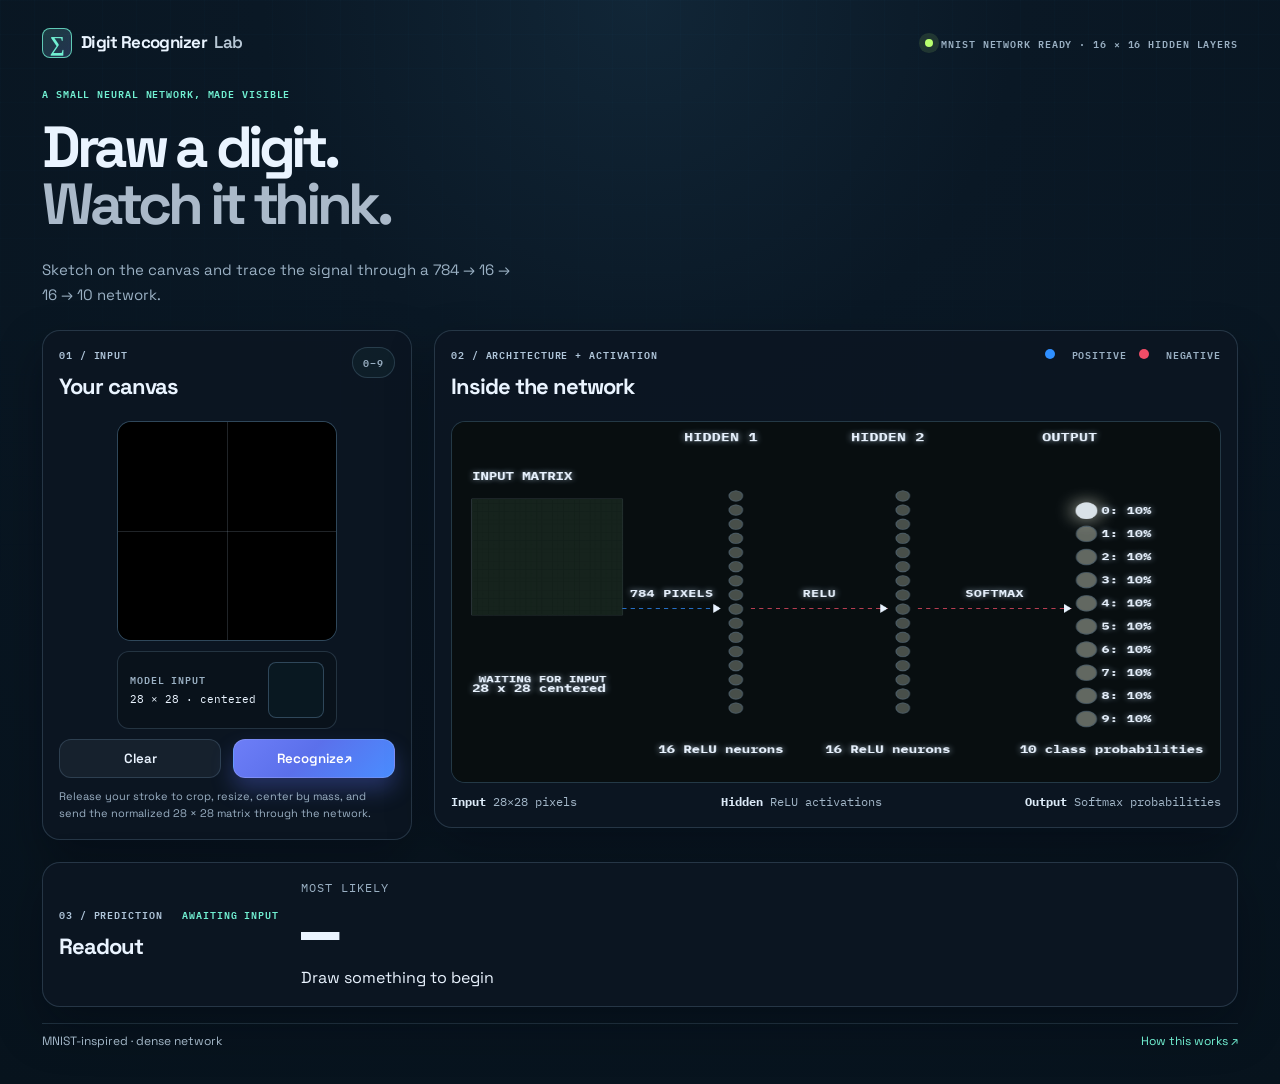
<file: index.html>
<!doctype html>
<html lang="en">
<head>
  <meta charset="utf-8">
  <meta http-equiv="refresh" content="0; url=web/">
  <meta name="viewport" content="width=device-width, initial-scale=1">
  <title>Digit Recognizer Lab</title>
</head>
<body>
  <p>Opening Digit Recognizer Lab...</p>
  <script>window.location.replace('web/');</script>
</body>
</html>
</file>
<file: web/styles.css>
﻿@import url('https://fonts.googleapis.com/css2?family=IBM+Plex+Mono:wght@400;500;600&family=Space+Grotesk:wght@400;500;600;700&display=swap');

:root {
  --ink: #eaf4ff;
  --muted: #9ab0c3;
  --paper: #081420;
  --panel: rgba(12, 22, 34, 0.95);
  --line: rgba(132, 171, 201, 0.22);
  --acid: #b9ff70;
  --blue: #67c7ff;
  --cyan: #71f0d2;
  --purple: #8ca2ff;
  --orange: #ffbf75;
  --red: #ff7c9d;
  --canvas: #091821;
  --shadow: rgba(1, 7, 13, 0.35);
}

* { box-sizing: border-box; }

html, body { min-height: 100%; }

body {
  margin: 0;
  background: radial-gradient(circle at top, #112637 0%, #0a1825 30%, #07131d 100%);
  color: var(--ink);
  font-family: 'Space Grotesk', sans-serif;
  line-height: 1.5;
}

body::before {
  content: "";
  position: fixed;
  inset: 0;
  pointer-events: none;
  opacity: 0.22;
  background-image: linear-gradient(rgba(103, 199, 255, 0.08) 1px, transparent 1px),
                    linear-gradient(90deg, rgba(103, 199, 255, 0.08) 1px, transparent 1px);
  background-size: 34px 34px;
  mask-image: linear-gradient(to bottom, black, transparent 82%);
}

.shell {
  position: relative;
  max-width: 1320px;
  margin: 0 auto;
  padding: 28px 42px 34px;
}

.topbar,
.panel-heading,
.controls,
footer,
.network-footer {
  display: flex;
  align-items: center;
  justify-content: space-between;
}

.brand {
  display: inline-flex;
  align-items: center;
  color: var(--ink);
  text-decoration: none;
  font-weight: 700;
  letter-spacing: -0.04em;
  font-size: 17px;
}

.brand em {
  font-style: normal;
  color: #b7c7d5;
  font-weight: 600;
  margin-left: 4px;
}

.brand-mark {
  display: inline-grid;
  place-items: center;
  width: 30px;
  height: 30px;
  margin-right: 9px;
  border: 1px solid rgba(113, 240, 210, 0.8);
  background: linear-gradient(135deg, rgba(113, 240, 210, 0.18), rgba(140, 162, 255, 0.2));
  color: var(--cyan);
  font-family: Georgia, serif;
  font-size: 21px;
  border-radius: 8px;
}

.status,
.legend,
.hint,
.confidence-label,
.kicker,
.eyebrow,
.inspect-label,
.inspect-value,
.network-footer,
.prediction-confidence,
.bar-row {
  font-family: 'IBM Plex Mono', monospace;
}

.status,
.legend,
.hint,
.confidence-label,
.kicker,
.eyebrow,
.inspect-label {
  font-size: 10px;
  text-transform: uppercase;
  letter-spacing: 0.09em;
  font-weight: 600;
}

.status {
  display: flex;
  align-items: center;
  gap: 8px;
  color: var(--muted);
}

.status-dot {
  width: 8px;
  height: 8px;
  border-radius: 50%;
  background: var(--acid);
  box-shadow: 0 0 0 6px rgba(185, 255, 112, 0.12);
}

.intro {
  padding: 80px 0 54px;
  max-width: 760px;
}

.kicker {
  margin: 0 0 18px;
  color: var(--cyan);
}

.intro h1 {
  margin: 0;
  font-size: clamp(44px, 6vw, 82px);
  line-height: 0.98;
  letter-spacing: -0.075em;
  font-weight: 700;
}

.intro h1 span {
  color: #aab9c9;
}

.lede {
  max-width: 470px;
  margin: 24px 0 0;
  color: var(--muted);
  font-size: 15px;
  line-height: 1.7;
}

.workspace {
  display: grid;
  grid-template-columns: minmax(280px, 370px) minmax(420px, 1fr);
  gap: 22px;
  align-items: start;
}

.panel {
  background: var(--panel);
  border: 1px solid var(--line);
  padding: 24px;
  min-width: 0;
  box-shadow: 0 20px 45px var(--shadow);
  border-radius: 18px;
}

.drawing-panel {
  grid-column: 1;
}

.network-panel {
  grid-column: 2;
}

.result-panel {
  grid-column: 1 / -1;
}

.panel-heading {
  align-items: flex-start;
  margin-bottom: 18px;
}

.eyebrow {
  margin: 0 0 8px;
  color: #b0c6da;
}

.panel h2 {
  margin: 0;
  font-size: 22px;
  letter-spacing: -0.048em;
  font-weight: 800;
}

.hint {
  padding: 7px 10px;
  border-radius: 999px;
  border: 1px solid var(--line);
  color: var(--muted);
  background: rgba(113, 240, 210, 0.04);
}

.canvas-wrap {
  position: relative;
  max-width: 100%;
  aspect-ratio: 1;
  background: var(--canvas);
  border: 1px solid rgba(105, 143, 176, 0.4);
  border-radius: 14px;
  overflow: hidden;
}

.canvas-wrap canvas {
  display: block;
  width: 100%;
  height: 100%;
  cursor: crosshair;
  touch-action: none;
}

.canvas-cross {
  position: absolute;
  pointer-events: none;
  background: rgba(176, 198, 218, 0.18);
}

.cross-one {
  width: 1px;
  height: 100%;
  left: 50%;
  top: 0;
}

.cross-two {
  width: 100%;
  height: 1px;
  left: 0;
  top: 50%;
}

.compact-canvas {
  max-width: 320px;
  margin: 0 auto;
}

.input-inspect {
  display: flex;
  align-items: center;
  justify-content: space-between;
  max-width: 320px;
  margin: 14px auto 0;
  padding: 10px 12px;
  border: 1px solid var(--line);
  border-radius: 12px;
  background: rgba(10, 18, 28, 0.85);
}

.inspect-label,
.inspect-value {
  margin: 0;
}

.inspect-label {
  color: var(--muted);
}

.inspect-value {
  margin-top: 4px;
  color: var(--ink);
  font-size: 11px;
}

.input-inspect canvas {
  width: 56px;
  height: 56px;
  image-rendering: pixelated;
  background: var(--canvas);
  border: 1px solid rgba(105, 143, 176, 0.4);
  border-radius: 8px;
}

.controls {
  gap: 12px;
  margin-top: 18px;
}

.button {
  flex: 1;
  min-height: 42px;
  padding: 10px 16px;
  border: 0;
  border-radius: 12px;
  cursor: pointer;
  font-family: 'Space Grotesk', sans-serif;
  font-weight: 600;
  transition: transform 0.15s ease, box-shadow 0.15s ease, opacity 0.15s ease;
}

.button:hover { transform: translateY(-1px); }

.button:disabled { opacity: 0.5; cursor: not-allowed; }

.button.primary {
  color: #fffdf8;
  background: linear-gradient(135deg, #7a8cff 0%, #5e7ff6 40%, #4ca7ff 100%);
  box-shadow: 0 12px 22px rgba(94, 127, 246, 0.28);
}

.button.secondary {
  color: var(--ink);
  background: rgba(154, 176, 195, 0.08);
  border: 1px solid var(--line);
}

.microcopy {
  margin: 14px 0 0;
  color: var(--muted);
  font-size: 12px;
  line-height: 1.6;
}

.network-stage {
  background: var(--canvas);
  border: 1px solid var(--line);
  border-radius: 14px;
  overflow: hidden;
}

.network-stage canvas {
  display: block;
  width: 100%;
  height: 360px;
  min-height: 360px;
}

.network-footer,
footer {
  color: #a3b7c8;
  font-size: 12px;
}

.network-footer {
  gap: 8px;
  padding-top: 10px;
  flex-wrap: wrap;
}

.network-footer b {
  color: #dceaf7;
  font-weight: 700;
}

footer {
  margin-top: 16px;
  padding-top: 8px;
  border-top: 1px solid var(--line);
}

footer a {
  color: var(--cyan);
  text-decoration: none;
}

.result-panel {
  display: grid;
  grid-template-columns: 220px 250px minmax(0, 1fr);
  gap: 22px;
  align-items: center;
}

.result-panel .panel-heading { margin: 0; }

.result-panel .prediction {
  border: 0;
  padding: 0;
}

.prediction {
  display: flex;
  flex-direction: column;
  gap: 6px;
  padding: 22px 0 10px;
}

.prediction-label {
  font-family: 'IBM Plex Mono', monospace;
  font-size: 12px;
  text-transform: uppercase;
  letter-spacing: 0.08em;
  color: var(--muted);
}

.prediction strong {
  font-family: 'IBM Plex Mono', monospace;
  font-size: 88px;
  line-height: 0.9;
  letter-spacing: -0.05em;
  color: var(--ink);
}

.prediction-confidence {
  color: var(--muted);
  font-size: 15px;
  font-weight: 600;
}

.bars {
  display: grid;
  grid-template-columns: repeat(5, minmax(90px, 1fr));
  gap: 12px 14px;
}

.bar-row {
  display: grid;
  grid-template-columns: 18px 1fr 58px;
  align-items: center;
  gap: 10px;
  color: var(--muted);
  font-size: 12px;
}

.bar-row .bar-track {
  width: 100%;
  height: 10px;
  background: rgba(154, 176, 195, 0.12);
  border-radius: 999px;
  border: 1px solid rgba(154, 176, 195, 0.18);
  overflow: hidden;
}

.bar-row .bar-fill {
  height: 100%;
  border-radius: inherit;
  background: linear-gradient(90deg, var(--purple), var(--cyan), var(--acid));
  box-shadow: 0 0 18px rgba(113, 240, 210, 0.18);
}

.bar-row.hot .bar-fill {
  background: linear-gradient(90deg, var(--acid), var(--cyan), var(--blue));
}

.legend {
  display: inline-flex;
  align-items: center;
  gap: 12px;
  color: var(--muted);
}

.legend i {
  display: inline-block;
  width: 10px;
  height: 10px;
  border-radius: 50%;
  margin-right: 5px;
}

.legend .positive { background: #2f8fff; }
.legend .negative { background: #f04d67; }

.confidence-label {
  color: var(--cyan);
}

@media (max-width: 760px) {
  .shell { padding: 20px 18px 25px; }
  .intro { padding: 64px 0 38px; }
  .workspace { grid-template-columns: 1fr; }
  .network-panel, .drawing-panel, .result-panel { grid-column: auto; }
  .panel { padding: 18px; }
  .network-stage canvas { height: auto; }
  .result-panel { display: block; }
  .result-panel .panel-heading { margin-bottom: 16px; }
  .prediction { border-top: 1px solid var(--line); border-bottom: 1px solid var(--line); padding: 16px 0 20px; margin-top: 8px; }
  .bars { grid-template-columns: 1fr; gap: 10px; }
  .legend { display: none; }
  .prediction strong { font-size: 92px; }
}

@media (min-width: 761px) {
  .intro { padding: 28px 0 22px; }
  .intro h1 { font-size: 58px; }
  .drawing-panel { padding: 16px; }
  .network-panel { padding: 16px; }
  .result-panel { padding: 16px; }
  .compact-canvas, .input-inspect { max-width: 220px; }
  .input-inspect { margin-top: 10px; }
  .drawing-panel .controls { margin-top: 10px; }
  .drawing-panel .button { min-height: 38px; }
  .drawing-panel .microcopy { margin-top: 10px; font-size: 11px; }
  .prediction strong { font-size: 64px; }
}

#predict-button {
  background: linear-gradient(135deg, #6d7ef7 0%, #5b70eb 45%, #4a8dff 100%) !important;
  color: #ffffff !important;
  box-shadow: 0 12px 22px rgba(91, 112, 235, 0.32) !important;
  border: 1px solid rgba(255, 255, 255, 0.14) !important;
}
</file>
